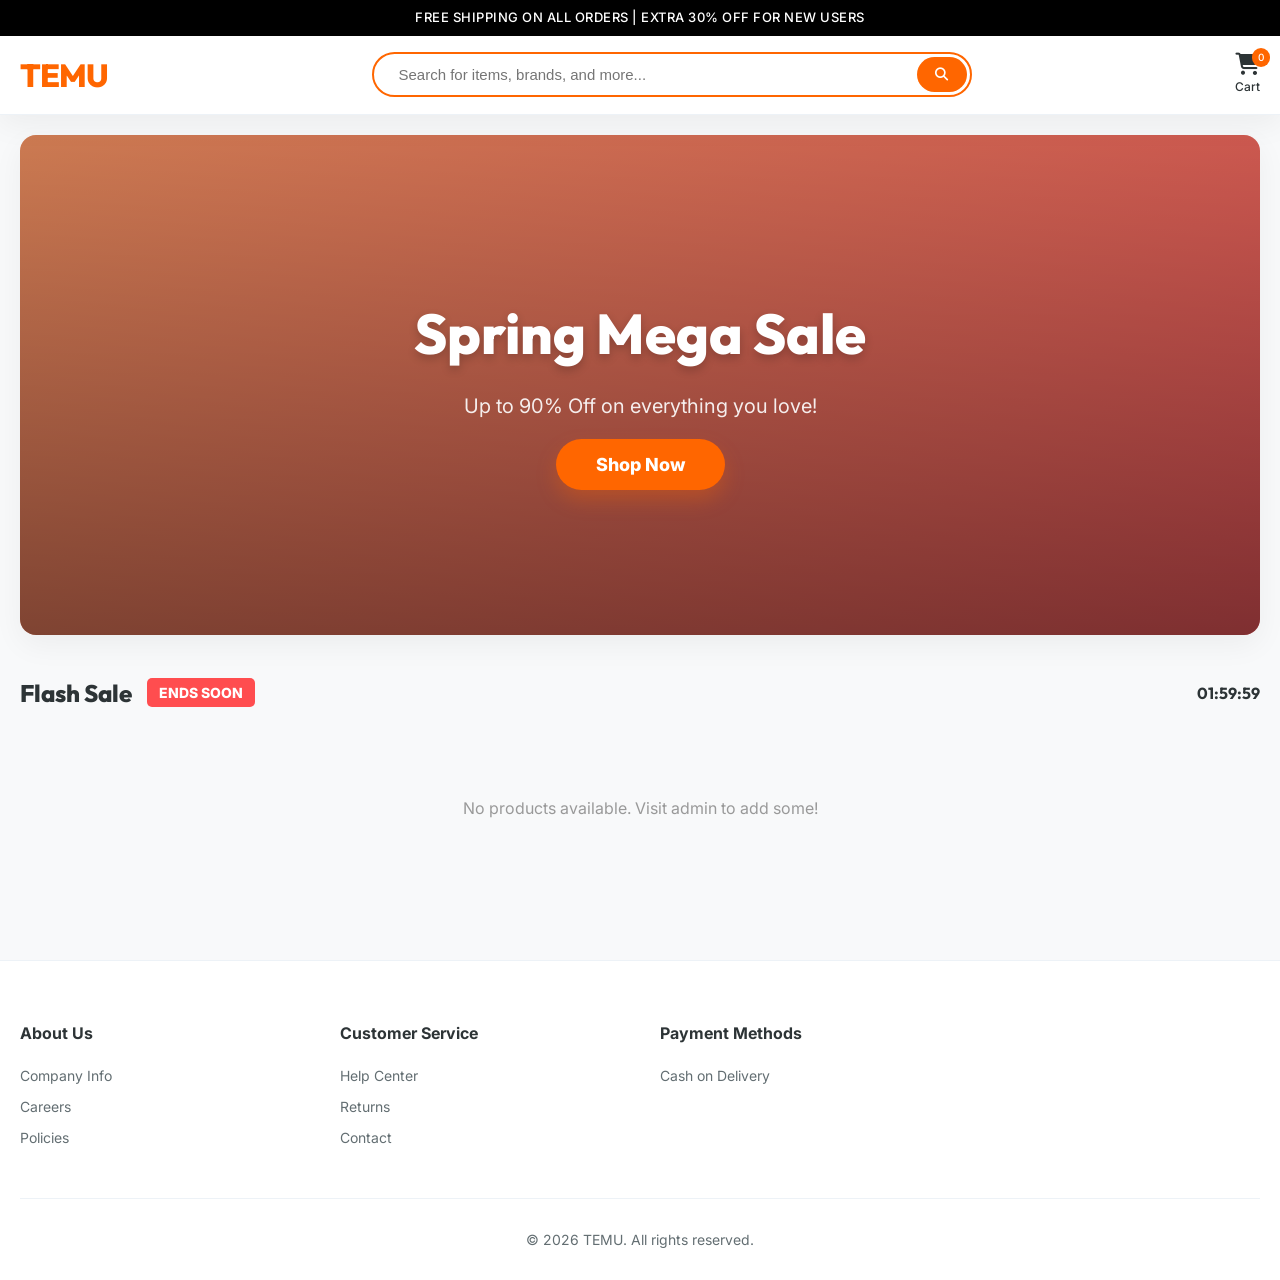
<file: index.html>
<!DOCTYPE html>
<html lang="en">
<head>
    <meta charset="UTF-8">
    <meta name="viewport" content="width=device-width, initial-scale=1.0">
    <title>TEMU | Luxury for Less</title>
    <link rel="stylesheet" href="css/style.css">
    <link rel="stylesheet" href="https://cdnjs.cloudflare.com/ajax/libs/font-awesome/6.4.0/css/all.min.css">
    <link href="https://fonts.googleapis.com/css2?family=Outfit:wght@400;600;800&family=Inter:wght@400;500;700&display=swap" rel="stylesheet">
</head>
<body>
    <div id="announcement-bar" class="announcement-bar"></div>

    <header>
        <div class="container">
            <div class="nav-wrap">
                <a href="index.html" class="logo" id="site-logo">TEMU</a>
                
                <div class="search-container">
                    <input type="text" placeholder="Search for items, brands, and more...">
                    <button class="search-btn"><i class="fa-solid fa-magnifying-glass"></i></button>
                </div>

                <div class="nav-actions">
                    <div class="action-item" style="position: relative;" onclick="location.href='cart.html'">
                        <i class="fa-solid fa-cart-shopping"></i>
                        <span>Cart</span>
                        <span id="cart-count-badge" class="cart-count">0</span>
                    </div>
                </div>
            </div>
        </div>
    </header>

    <main class="container">
        <!-- Hero Section -->
        <section id="hero-section" class="hero">
            <div class="hero-content">
                <h1 id="hero-headline">Spring Mega Sale</h1>
                <p id="hero-subtext">Up to 90% Off on everything you love!</p>
                <a href="#products" id="hero-cta" class="btn-cta">Shop Now</a>
            </div>
        </section>

        <!-- Flash Sale Section -->
        <section id="flash-sale-section" style="margin-top: 40px;">
            <div class="section-header">
                <div style="display: flex; align-items: center;">
                    <h2>Flash Sale</h2>
                    <span class="flash-tag">ENDS SOON</span>
                </div>
                <div id="countdown" style="font-weight: bold; font-family: 'Outfit';">02:45:12</div>
            </div>
            <div id="product-grid" class="product-grid">
                <!-- Products will be injected -->
            </div>
        </section>
    </main>

    <footer>
        <div class="container">
            <div class="footer-grid" id="footer-dynamic-grid">
                <!-- Dynamic Columns -->
            </div>
            <div class="footer-bottom">
                <p id="footer-copyright">© 2026 TEMU. All rights reserved.</p>
            </div>
        </div>
    </footer>

    <script src="js/store.js"></script>
    <script src="js/app.js"></script>
</body>
</html>
</file>
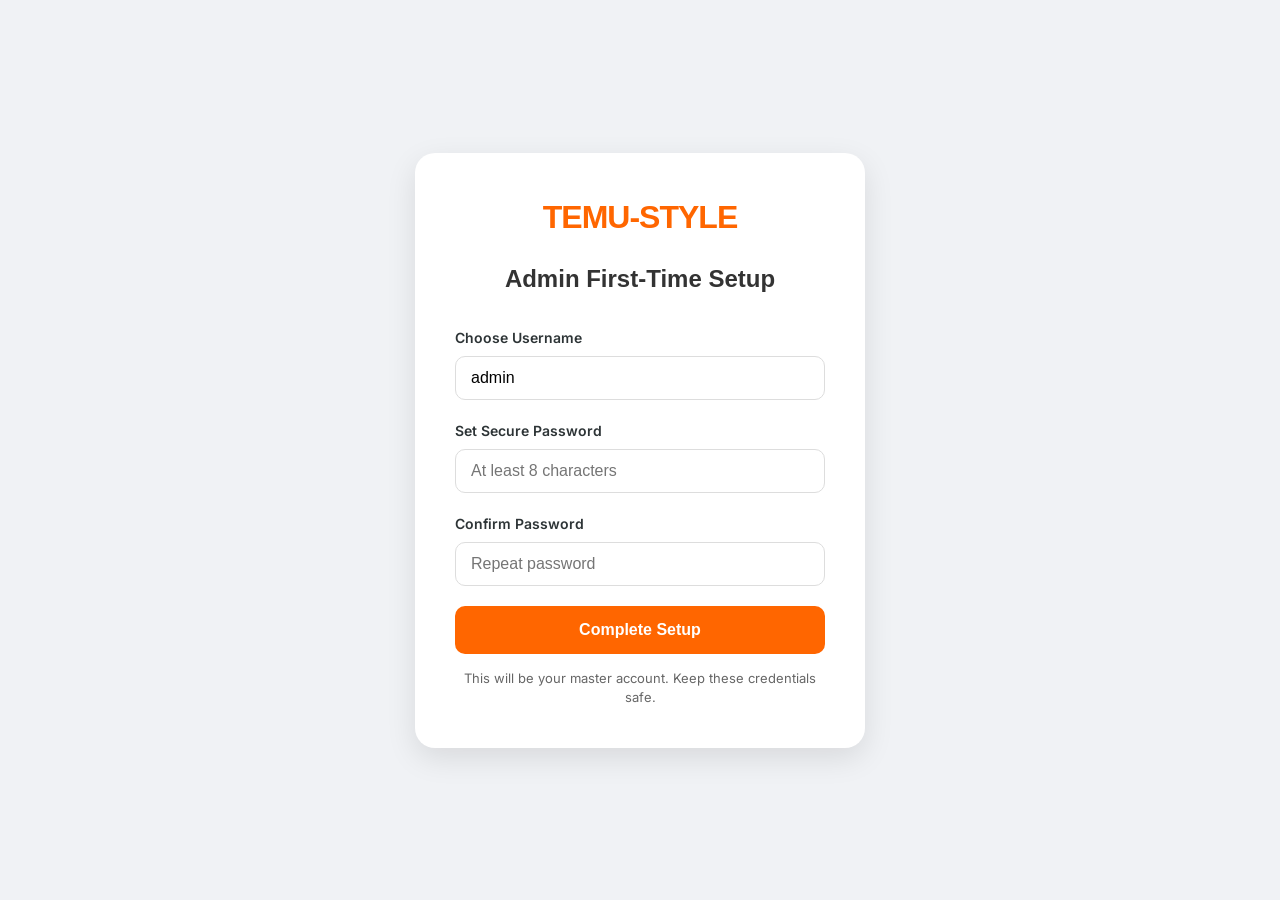
<file: admin-panel-x7k.html>
<!DOCTYPE html>
<html lang="en">
<head>
    <meta charset="UTF-8">
    <meta name="viewport" content="width=device-width, initial-scale=1.0">
    <title>Admin Dashboard | Temu-Style</title>
    <link rel="stylesheet" href="css/style.css">
    <link rel="stylesheet" href="https://cdnjs.cloudflare.com/ajax/libs/font-awesome/6.4.0/css/all.min.css">
    <link href="https://fonts.googleapis.com/css2?family=Outfit:wght@300;400;600;800&family=Inter:wght@400;500;700&display=swap" rel="stylesheet">
    <style>
        :root { --admin-primary: #FF6600; --admin-bg: #f4f7f6; }
        body.admin-body { background: var(--admin-bg); font-family: 'Inter', sans-serif; color: #2d3436; }
        
        #admin-login-screen { display: flex; justify-content: center; align-items: center; height: 100vh; }
        .login-box { background: white; padding: 40px; border-radius: 20px; box-shadow: 0 15px 35px rgba(0,0,0,0.1); width: 100%; max-width: 400px; }

        #admin-dashboard { display: none; grid-template-columns: 260px 1fr; min-height: 100vh; }
        .admin-sidebar { background: #1e272e; color: white; padding: 30px 20px; position: sticky; top: 0; height: 100vh; }
        .admin-sidebar h2 { color: var(--admin-primary); margin-bottom: 40px; font-family: 'Outfit', sans-serif; }
        .sidebar-nav { list-style: none; }
        .sidebar-nav li { margin-bottom: 8px; }
        .sidebar-nav a { display: flex; align-items: center; gap: 12px; padding: 12px 15px; border-radius: 10px; color: #d2dae2; text-decoration: none; transition: 0.3s; cursor: pointer; }
        .sidebar-nav a:hover, .sidebar-nav a.active { background: rgba(255,102,0,0.15); color: var(--admin-primary); }

        .admin-main { padding: 40px; overflow-y: auto; }
        .stats-grid { display: grid; grid-template-columns: repeat(4, 1fr); gap: 20px; margin-bottom: 30px; }
        .stat-card { background: white; padding: 25px; border-radius: 15px; box-shadow: 0 5px 15px rgba(0,0,0,0.05); text-align: center; }
        .stat-card h3 { font-size: 14px; color: #7f8c8d; margin-bottom: 10px; }
        .stat-card .value { font-size: 28px; font-weight: 800; color: #2d3436; }

        .admin-card { background: white; padding: 25px; border-radius: 15px; box-shadow: 0 5px 15px rgba(0,0,0,0.05); margin-bottom: 30px; }
        .admin-header { display: flex; justify-content: space-between; align-items: center; margin-bottom: 30px; }
        
        .admin-table { width: 100%; border-collapse: collapse; background: white; border-radius: 10px; overflow: hidden; }
        .admin-table th { background: #f8f9fa; color: #7f8c8d; font-weight: 600; text-transform: uppercase; font-size: 12px; letter-spacing: 0.5px; }
        .admin-table th, .admin-table td { padding: 18px; text-align: left; border-bottom: 1px solid #eee; }
        
        .control-group { margin-bottom: 20px; }
        .control-group label { display: block; margin-bottom: 8px; font-weight: 600; font-size: 14px; }
        .control-group input, .control-group textarea, .control-group select { width: 100%; padding: 12px; border: 1px solid #ddd; border-radius: 10px; font-family: inherit; font-size: 14px; }

        .btn-save { background: var(--admin-primary); color: white; border: none; padding: 12px 25px; border-radius: 10px; font-weight: 700; cursor: pointer; transition: 0.3s; }
        .btn-save:hover { transform: translateY(-2px); box-shadow: 0 5px 15px rgba(255,102,0,0.3); }

        #product-modal { display: none; position: fixed; inset: 0; background: rgba(0,0,0,0.6); z-index: 2000; justify-content: center; align-items: center; backdrop-filter: blur(4px); }
        .modal-content { background: white; padding: 35px; border-radius: 20px; width: 100%; max-width: 600px; max-height: 90vh; overflow-y: auto; }

        .img-preview-box { width: 60px; height: 60px; border-radius: 8px; border: 2px dashed #ddd; display: flex; align-items: center; justify-content: center; cursor: pointer; overflow: hidden; }
        .img-preview-box img { width: 100%; height: 100%; object-fit: cover; }
    </style>
</head>
<body class="admin-body">

    <!-- Login Screen -->
    <div id="admin-login-screen">
        <div class="login-box">
            <h1 style="color: var(--admin-primary); text-align: center; margin-bottom: 25px; font-family: 'Outfit';">ADMIN DASHBOARD</h1>
            <form id="admin-login-form">
                <div class="control-group">
                    <label>Username</label>
                    <input type="text" id="login-username" required>
                </div>
                <div class="control-group">
                    <label>Password</label>
                    <input type="password" id="login-password" required>
                </div>
                <button type="submit" class="btn-save" style="width: 100%;">Sign In</button>
            </form>
        </div>
    </div>

    <!-- Dashboard -->
    <div id="admin-dashboard">
        <aside class="admin-sidebar">
            <h2>TEMU ADMIN</h2>
            <ul class="sidebar-nav">
                <li><a onclick="switchTab('dashboard')" class="active"><i class="fa-solid fa-chart-pie"></i> Dashboard</a></li>
                <li><a onclick="switchTab('orders')"><i class="fa-solid fa-cart-shopping"></i> Orders History</a></li>
                <li><a onclick="switchTab('products')"><i class="fa-solid fa-box"></i> Products</a></li>
                <li><a onclick="switchTab('settings')"><i class="fa-solid fa-sliders"></i> Store Config</a></li>
                <li><a onclick="logout()" style="margin-top: 40px; color: #ff5e57;"><i class="fa-solid fa-power-off"></i> Logout</a></li>
            </ul>
        </aside>

        <main class="admin-main">
            <!-- Dashboard Tab (Stats) -->
            <div id="tab-dashboard" class="tab-content">
                <h1 style="margin-bottom: 30px;">Overview</h1>
                <div class="stats-grid">
                    <div class="stat-card"><h3>Total Revenue</h3><div class="value" id="stat-revenue">$0</div></div>
                    <div class="stat-card"><h3>Total Orders</h3><div class="value" id="stat-orders">0</div></div>
                    <div class="stat-card"><h3>Total Products</h3><div class="value" id="stat-products">0</div></div>
                    <div class="stat-card"><h3>Conversion Rate</h3><div class="value">4.2%</div></div>
                </div>

                <div class="admin-card">
                    <div class="admin-header"><h3>Recent Orders</h3><a onclick="switchTab('orders')" style="color: var(--admin-primary); cursor: pointer; font-weight: 600;">View All</a></div>
                    <table class="admin-table">
                        <thead><tr><th>ID</th><th>Customer</th><th>Amount</th><th>Status</th></tr></thead>
                        <tbody id="recent-orders-list"></tbody>
                    </table>
                </div>
            </div>

            <!-- Orders Tab -->
            <div id="tab-orders" class="tab-content" style="display: none;">
                <h1 style="margin-bottom: 30px;">Order Management</h1>
                <div class="admin-card">
                    <table class="admin-table" id="orders-excel-table">
                        <thead><tr><th>Order ID</th><th>Date</th><th>Customer</th><th>Details</th><th>Total</th><th>Status</th></tr></thead>
                        <tbody id="full-orders-list"></tbody>
                    </table>
                </div>
            </div>

            <!-- Products Tab -->
            <div id="tab-products" class="tab-content" style="display: none;">
                <div class="admin-header"><h1>Manage Inventory</h1><button class="btn-save" onclick="openProductModal()">+ Add Product</button></div>
                <div class="admin-card">
                    <table class="admin-table">
                        <thead><tr><th>Preview</th><th>Name</th><th>Price</th><th>Sizes</th><th>Actions</th></tr></thead>
                        <tbody id="admin-product-list"></tbody>
                    </table>
                </div>
            </div>

            <!-- Settings Tab -->
            <div id="tab-settings" class="tab-content" style="display: none;">
                <div class="admin-header"><h1>Configuration</h1><button class="btn-save" onclick="saveSettings()">Save Configuration</button></div>
                
                <div style="display: grid; grid-template-columns: 1fr 1fr; gap: 30px;">
                    <div class="admin-card">
                        <h3>Site Identity</h3>
                        <div class="control-group"><label>Website Name</label><input type="text" id="set-site-name"></div>
                        <div class="control-group"><label>Announcement Bar</label><input type="text" id="set-announcement"></div>
                        <div class="control-group"><label>Shipping Info Banner</label><input type="text" id="set-shipping-banner"></div>
                        <div class="control-group" style="display:flex; align-items:center; gap:10px;">
                            <input type="checkbox" id="set-show-timer" style="width:auto;"> 
                            <label style="margin-bottom:0;">Show Flash Sale Timer</label>
                        </div>
                        <div class="control-group"><label>Shipping Cost (DH)</label><input type="number" id="set-shipping-price"></div>
                    </div>

                    <div class="admin-card">
                        <h3>Hero Section</h3>
                        <div class="control-group"><label>Headline</label><input type="text" id="set-hero-headline"></div>
                        <div class="control-group"><label>Subtext</label><textarea id="set-hero-subtext"></textarea></div>
                        <div class="control-group"><label>CTA Label</label><input type="text" id="set-hero-cta"></div>
                        <div class="control-group">
                            <label>Background Type</label>
                            <select id="set-hero-bg-type" onchange="toggleHeroBg()"><option value="gradient">Gradient</option><option value="color">Solid Color</option><option value="image">Custom Image</option></select>
                        </div>
                        <div class="control-group"><label>Background Value (Color/URL/Gradient)</label><input type="text" id="set-hero-bg-value"></div>
                        <div class="control-group"><label>Upload Image Instead</label><input type="file" id="hero-img-upload" accept="image/*" onchange="handleHeroUpload(this)"></div>
                    </div>
                </div>

                <div class="admin-card">
                    <h3>Footer Customization (Columns)</h3>
                    <div id="footer-editor">
                        <!-- Dynamic Columns -->
                    </div>
                    <button class="btn-save" style="background: #27ae60; font-size: 12px;" onclick="addFooterColumn()">+ Add Column</button>
                </div>
                
                <div class="admin-card">
                    <h3>Categories Management</h3>
                    <div id="category-list-admin">
                        <!-- Dynamic Categories -->
                    </div>
                    <button class="btn-save" style="background: #27ae60; font-size: 12px;" onclick="addCategoryAdmin()">+ Add Category</button>
                </div>
            </div>
        </main>
    </div>

    <!-- Product Modal -->
    <div id="product-modal">
        <div class="modal-content">
            <h2 id="modal-title">Product Details</h2>
            <form id="product-form">
                <input type="hidden" id="p-id">
                <div class="control-group"><label>Product Name</label><input type="text" id="p-name" required></div>
                <div class="control-group"><label>Price ($)</label><input type="number" step="0.01" id="p-price" required></div>
                <div class="control-group"><label>Description</label><textarea id="p-desc" style="height: 80px;"></textarea></div>
                <div class="control-group"><label>Available Sizes (Comma separated)</label><input type="text" id="p-sizes" value="S, M, L, XL"></div>
                <div class="control-group">
                    <label>Images</label>
                    <div style="display: flex; gap: 10px; margin-bottom: 10px;" id="p-image-previews"></div>
                    <input type="file" id="p-img-upload" accept="image/*" multiple onchange="handleProductImgUpload(this)">
                    <textarea id="p-images" style="display: none;"></textarea>
                </div>
                <div style="display: flex; gap: 10px; justify-content: flex-end; margin-top: 20px;">
                    <button type="button" class="btn-save" style="background: #ccc;" onclick="closeModal()">Cancel</button>
                    <button type="submit" class="btn-save">Save Product</button>
                </div>
            </form>
        </div>
    </div>

    <script src="js/store.js"></script>
    <script src="js/admin.js"></script>
</body>
</html>
</file>
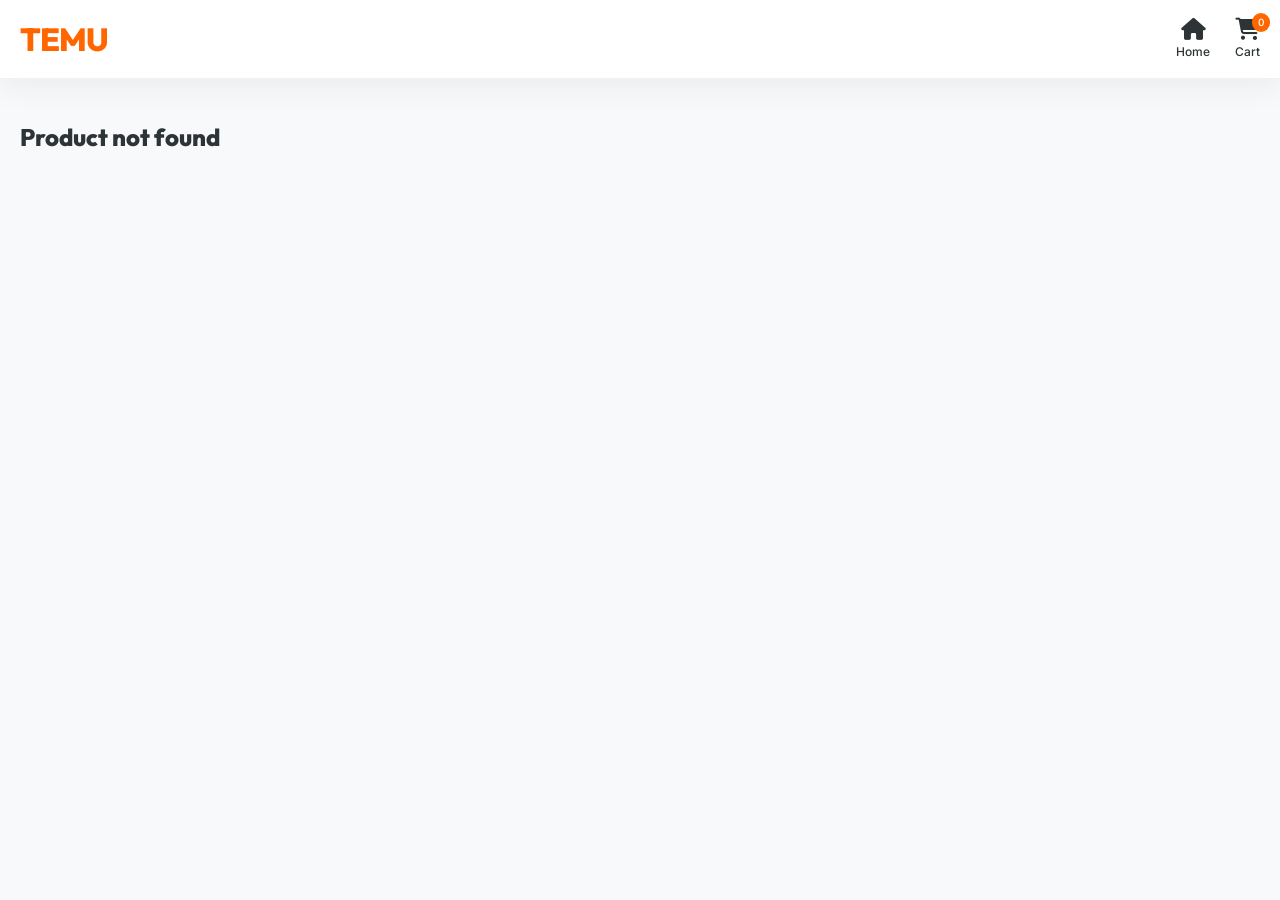
<file: product.html>
<!DOCTYPE html>
<html lang="en">
<head>
    <meta charset="UTF-8">
    <meta name="viewport" content="width=device-width, initial-scale=1.0">
    <title>Product Details | TEMU</title>
    <link rel="stylesheet" href="css/style.css">
    <link rel="stylesheet" href="https://cdnjs.cloudflare.com/ajax/libs/font-awesome/6.4.0/css/all.min.css">
    <link href="https://fonts.googleapis.com/css2?family=Outfit:wght@400;600;800&family=Inter:wght@400;500;700&display=swap" rel="stylesheet">
</head>
<body>
    <header>
        <div class="container">
            <div class="nav-wrap">
                <a href="index.html" class="logo" id="site-logo">TEMU</a>
                <div class="nav-actions">
                    <div class="action-item" onclick="location.href='index.html'">
                        <i class="fa-solid fa-house"></i>
                        <span>Home</span>
                    </div>
                    <div class="action-item" style="position: relative;" onclick="location.href='cart.html'">
                        <i class="fa-solid fa-cart-shopping"></i>
                        <span>Cart</span>
                        <span id="cart-count-badge" class="cart-count">0</span>
                    </div>
                </div>
            </div>
        </div>
    </header>

    <main class="container">
        <div id="product-detail-container" class="detail-grid">
            <div class="detail-left">
                <div id="slideshow" class="slideshow-container" style="background:#fff; border:1px solid #eee;"></div>
                <div id="slide-dots" class="slide-dots"></div>
            </div>

            <div class="detail-info">
                <h1 id="p-detail-name"></h1>
                <div id="p-badges" style="margin: 10px 0 20px; display: flex; gap: 10px;">
                    <span style="background:#f6f6f6; padding:4px 8px; border-radius:4px; font-size:12px; font-weight:600;">Verified Quality</span>
                    <span style="background:#f6f6f6; padding:4px 8px; border-radius:4px; font-size:12px; font-weight:600;">Fast Delivery</span>
                </div>
                
                <div class="detail-price">
                    $<span id="p-detail-price"></span>
                    <span class="price-old" style="font-size: 20px;"></span>
                </div>

                <div style="margin-bottom: 25px;">
                    <label style="font-weight: 600; display: block; margin-bottom: 12px;">Select Size:</label>
                    <div id="size-selector" class="size-selector"></div>
                </div>

                <p id="p-detail-desc" style="color: var(--text-muted); line-height: 1.8; margin-bottom: 30px;"></p>

                <div style="display: flex; gap: 15px;">
                    <button class="whatsapp-btn" onclick="orderWhatsApp()">
                        <i class="fa-brands fa-whatsapp"></i> Order via WhatsApp
                    </button>
                    <button class="btn-cta" style="flex: 0.5; padding: 15px;" onclick="addToCart()">
                        Add to Cart
                    </button>
                </div>

                <div id="shipping-banner-box" style="margin-top: 30px; padding: 20px; background: #fffbe6; border-radius: 12px; border: 1px solid #ffe58f;">
                    <i class="fa-solid fa-truck-fast"></i> <strong id="shipping-text">Free Shipping</strong>
                </div>
            </div>
        </div>
    </main>

    <script src="js/store.js"></script>
    <script>
        const urlParams = new URLSearchParams(window.location.search);
        const productId = urlParams.get('id');
        let selectedSize = null;
        let currentProduct = null;

        document.addEventListener('DOMContentLoaded', () => {
            const config = Store.getConfig();
            document.getElementById('site-logo').innerText = config.siteName;
            document.getElementById('shipping-text').innerText = config.shippingBanner || 'Free Shipping on all orders today!';
            document.documentElement.style.setProperty('--primary', config.theme.primaryColor);
            
            currentProduct = Store.getProductById(productId);
            if (!currentProduct) {
                document.getElementById('product-detail-container').innerHTML = '<h2>Product not found</h2>';
                return;
            }

            document.getElementById('p-detail-name').innerText = currentProduct.name;
            document.getElementById('p-detail-price').innerText = currentProduct.price;
            document.querySelector('.price-old').innerText = `${(currentProduct.price * 1.4).toFixed(2)} DH`;
            document.getElementById('p-detail-desc').innerText = currentProduct.description;

            const slideshow = document.getElementById('slideshow');
            slideshow.innerHTML = currentProduct.images.map((img, i) => `
                <img src="${img}" style="width:100%; height:100%; object-fit:cover; display:${i === 0 ? 'block' : 'none'}" data-index="${i}">
            `).join('');

            const dots = document.getElementById('slide-dots');
            dots.innerHTML = currentProduct.images.map((_, i) => `
                <div class="dot ${i === 0 ? 'active' : ''}" onclick="goToSlide(${i})" style="width:8px; height:8px; background:#ddd; border-radius:50%; cursor:pointer;"></div>
            `).join('');

            const sizeSelector = document.getElementById('size-selector');
            sizeSelector.innerHTML = currentProduct.sizes.map(size => `
                <div class="size-btn" onclick="selectSize(this, '${size}')">${size}</div>
            `).join('');

            updateCartBadge();
        });

        function goToSlide(index) {
            document.querySelectorAll('#slideshow img').forEach(img => img.style.display = 'none');
            document.querySelectorAll('.dot').forEach(dot => dot.classList.remove('active'));
            document.querySelector(`#slideshow img[data-index="${index}"]`).style.display = 'block';
            document.querySelectorAll('.dot')[index].classList.add('active');
        }

        function selectSize(btn, size) {
            document.querySelectorAll('.size-btn').forEach(b => b.classList.remove('active'));
            btn.classList.add('active');
            selectedSize = size;
        }

        function updateCartBadge() {
            const cart = Store.getCart();
            const count = cart.reduce((acc, item) => acc + item.quantity, 0);
            document.getElementById('cart-count-badge').innerText = count;
        }

        function addToCart() {
            if (!selectedSize && currentProduct.sizes.length > 0) { alert('Please select a size!'); return; }
            Store.addToCart(currentProduct, selectedSize);
            alert('Added to cart!');
            updateCartBadge();
        }

        function orderWhatsApp() {
            if (!selectedSize && currentProduct.sizes.length > 0) { alert('Please select a size!'); return; }
            
            // Save to LocalStorage first (Backup)
            Store.addOrder({
                customer: { name: 'Direct WhatsApp', phone: 'N/A' },
                details: `${currentProduct.name} (Size: ${selectedSize || 'N/A'})`,
                total: `${currentProduct.price} DH`
            });

            const phone = '+212776165813';
            const message = `Hello, I want to order:\n\n*Product:* ${currentProduct.name}\n*Price:* ${currentProduct.price} DH\n*Size:* ${selectedSize || 'N/A'}\n\nThank you!`;
            window.open(`https://wa.me/${phone}?text=${encodeURIComponent(message)}`, '_blank');
        }
    </script>
</body>
</html>
</file>
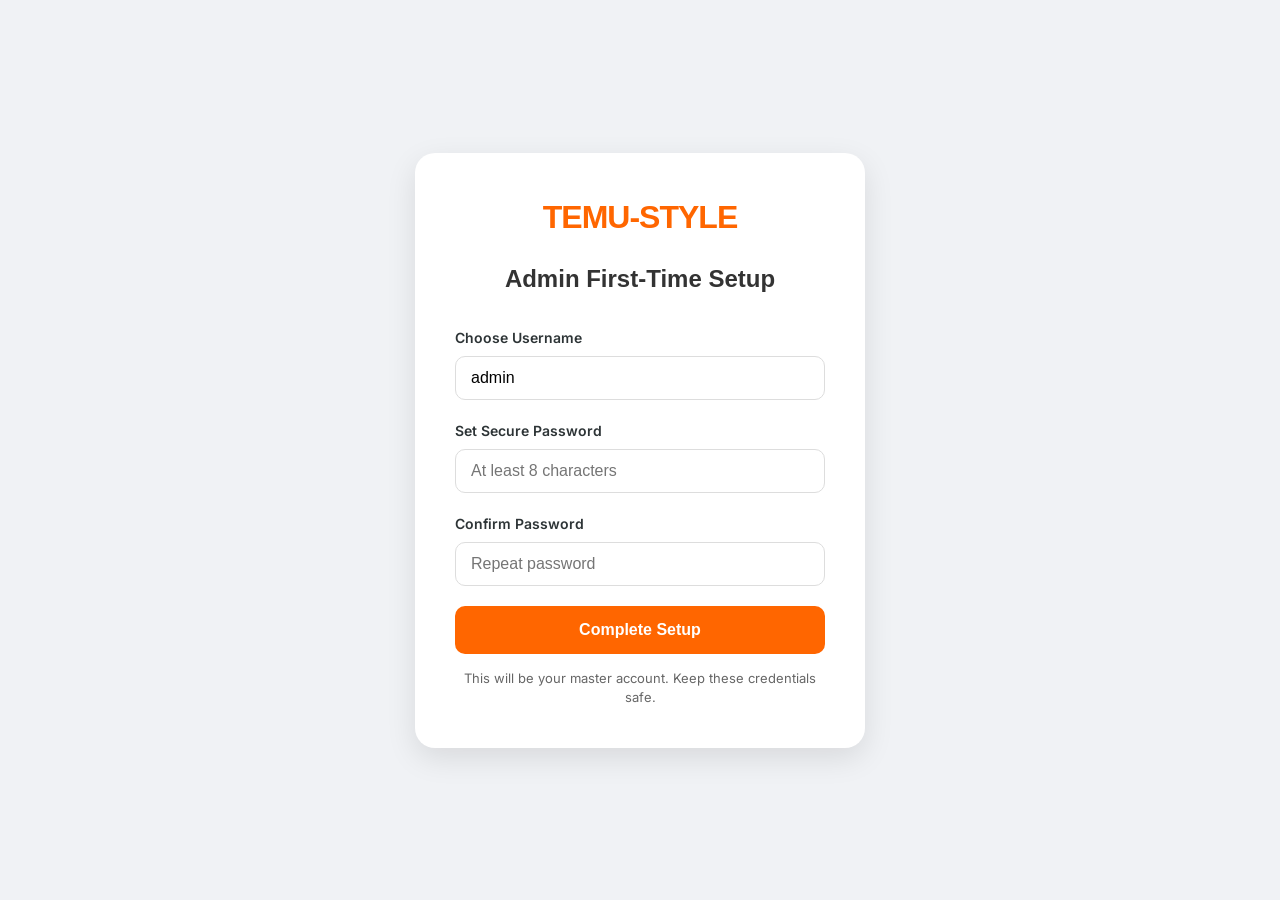
<file: setup.html>
<!DOCTYPE html>
<html lang="en">
<head>
    <meta charset="UTF-8">
    <meta name="viewport" content="width=device-width, initial-scale=1.0">
    <title>Admin Setup | Temu-Style</title>
    <link rel="stylesheet" href="css/style.css">
    <link href="https://fonts.googleapis.com/css2?family=Inter:wght@400;600;800&display=swap" rel="stylesheet">
    <style>
        body {
            background: #f0f2f5;
            display: flex;
            justify-content: center;
            align-items: center;
            height: 100vh;
            margin: 0;
            font-family: 'Inter', sans-serif;
        }
        .setup-card {
            background: white;
            padding: 40px;
            border-radius: 20px;
            box-shadow: 0 10px 30px rgba(0,0,0,0.1);
            width: 100%;
            max-width: 450px;
        }
        .logo {
            text-align: center;
            font-size: 32px;
            font-weight: 800;
            color: #FF6600;
            margin-bottom: 20px;
        }
        h2 {
            text-align: center;
            margin-bottom: 30px;
            color: #333;
        }
        .form-group {
            margin-bottom: 20px;
        }
        label {
            display: block;
            margin-bottom: 8px;
            font-weight: 600;
            font-size: 14px;
        }
        input {
            width: 100%;
            padding: 12px 15px;
            border: 1px solid #ddd;
            border-radius: 10px;
            font-size: 16px;
            outline: none;
            transition: 0.3s;
        }
        input:focus {
            border-color: #FF6600;
        }
        .setup-btn {
            width: 100%;
            padding: 15px;
            background: #FF6600;
            color: white;
            border: none;
            border-radius: 10px;
            font-weight: bold;
            font-size: 16px;
            cursor: pointer;
            transition: 0.3s;
        }
        .setup-btn:hover {
            background: #e65c00;
        }
        .info-text {
            font-size: 13px;
            color: #666;
            margin-top: 15px;
            text-align: center;
        }
    </style>
</head>
<body>
    <div class="setup-card">
        <div class="logo">TEMU-STYLE</div>
        <h2>Admin First-Time Setup</h2>
        <form id="setup-form">
            <div class="form-group">
                <label>Choose Username</label>
                <input type="text" id="username" value="admin" required>
            </div>
            <div class="form-group">
                <label>Set Secure Password</label>
                <input type="password" id="password" placeholder="At least 8 characters" minlength="8" required>
            </div>
            <div class="form-group">
                <label>Confirm Password</label>
                <input type="password" id="confirm-password" placeholder="Repeat password" required>
            </div>
            <button type="submit" class="setup-btn">Complete Setup</button>
        </form>
        <p class="info-text">This will be your master account. Keep these credentials safe.</p>
    </div>

    <script src="js/store.js"></script>
    <script>
        // Check if already setup
        const config = Store.getConfig();
        if (config.admin.isSetup) {
            window.location.href = 'admin-panel-x7k.html';
        }

        document.getElementById('setup-form').addEventListener('submit', (e) => {
            e.preventDefault();
            const user = document.getElementById('username').value;
            const pass = document.getElementById('password').value;
            const confirm = document.getElementById('confirm-password').value;

            if (pass !== confirm) {
                alert("Passwords don't match!");
                return;
            }

            Store.setupAdmin(user, pass);
            alert("Setup complete! Redirecting to login...");
            window.location.href = 'admin-panel-x7k.html';
        });
    </script>
</body>
</html>
</file>
<file: css/style.css>
/* Global Design System */
:root {
    --primary: #FF6600;
    --primary-hover: #e65c00;
    --secondary: #000000;
    --text: #2d3436;
    --text-muted: #636e72;
    --bg: #f8f9fa;
    --card-bg: #ffffff;
    --white: #ffffff;
    --border: #edf2f7;
    --shadow: 0 10px 30px rgba(0,0,0,0.05);
    --shadow-hover: 0 20px 40px rgba(0,0,0,0.1);
    --transition: all 0.4s cubic-bezier(0.165, 0.84, 0.44, 1);
    --container: 1280px;
    --radius: 16px;
    --radius-sm: 8px;
}

[data-theme="dark"] {
    --bg: #121212;
    --card-bg: #1e1e1e;
    --text: #e0e0e0;
    --text-muted: #a0a0a0;
    --border: #333333;
}

* {
    margin: 0;
    padding: 0;
    box-sizing: border-box;
}

body {
    font-family: 'Inter', -apple-system, BlinkMacSystemFont, sans-serif;
    background-color: var(--bg);
    color: var(--text);
    line-height: 1.5;
    overflow-x: hidden;
}

h1, h2, h3, .logo {
    font-family: 'Outfit', sans-serif;
    font-weight: 800;
}

a {
    text-decoration: none;
    color: inherit;
}

.container {
    max-width: var(--container);
    margin: 0 auto;
    padding: 0 20px;
}

/* Header & Nav */
.announcement-bar {
    background: var(--secondary);
    color: var(--white);
    text-align: center;
    padding: 8px 0;
    font-size: 13px;
    font-weight: 500;
    letter-spacing: 0.5px;
}

header {
    background: var(--card-bg);
    padding: 15px 0;
    position: sticky;
    top: 0;
    z-index: 1000;
    box-shadow: var(--shadow);
    border-bottom: 1px solid var(--border);
}

.nav-wrap {
    display: flex;
    justify-content: space-between;
    align-items: center;
    gap: 30px;
}

.logo {
    font-size: 32px;
    color: var(--primary);
    letter-spacing: -1px;
}

.search-container {
    flex: 1;
    max-width: 600px;
    position: relative;
}

.search-container input {
    width: 100%;
    padding: 12px 25px;
    padding-right: 60px;
    border: 2px solid var(--primary);
    border-radius: 30px;
    outline: none;
    font-size: 15px;
}

.search-btn {
    position: absolute;
    right: 5px;
    top: 5px;
    bottom: 5px;
    background: var(--primary);
    color: var(--white);
    border: none;
    width: 50px;
    border-radius: 25px;
    cursor: pointer;
    transition: var(--transition);
}

.nav-actions {
    display: flex;
    gap: 25px;
}

.action-item {
    display: flex;
    flex-direction: column;
    align-items: center;
    font-size: 12px;
    font-weight: 500;
    cursor: pointer;
    transition: var(--transition);
}

.action-item:hover {
    color: var(--primary);
}

.action-item i {
    font-size: 22px;
    margin-bottom: 3px;
}

.cart-count {
    background: var(--primary);
    color: white;
    font-size: 10px;
    padding: 2px 6px;
    border-radius: 10px;
    position: absolute;
    top: -5px;
    right: -10px;
}

/* Hero Section */
.hero {
    margin: 20px 0;
    border-radius: var(--radius);
    padding: 100px 60px;
    display: flex;
    align-items: center;
    justify-content: center;
    text-align: center;
    color: var(--white);
    background-size: cover;
    background-position: center;
    min-height: 500px;
    position: relative;
    overflow: hidden;
    box-shadow: var(--shadow);
}

.hero::after {
    content: '';
    position: absolute;
    inset: 0;
    background: linear-gradient(rgba(0,0,0,0.2), rgba(0,0,0,0.5));
    z-index: 1;
}

.hero-content {
    position: relative;
    z-index: 2;
    max-width: 800px;
}

.hero-content h1 {
    font-size: 56px;
    margin-bottom: 15px;
    text-shadow: 0 4px 10px rgba(0,0,0,0.2);
}

.hero-content p {
    font-size: 20px;
    margin-bottom: 30px;
    opacity: 0.9;
}

.btn-cta {
    background: var(--primary);
    color: white;
    padding: 15px 40px;
    border-radius: 40px;
    font-weight: 800;
    font-size: 18px;
    box-shadow: 0 10px 20px rgba(255,102,0,0.3);
    transition: var(--transition);
}

.btn-cta:hover {
    transform: translateY(-3px);
    box-shadow: 0 15px 30px rgba(255,102,0,0.4);
}

/* Flash Sale & Product Grid */
.section-header {
    display: flex;
    justify-content: space-between;
    align-items: center;
    margin: 40px 0 25px;
}

.flash-tag {
    background: #ff4d4f;
    color: white;
    padding: 4px 12px;
    border-radius: 5px;
    font-size: 14px;
    font-weight: 800;
    margin-left: 15px;
}

.product-grid {
    display: grid;
    grid-template-columns: repeat(auto-fill, minmax(220px, 1fr));
    gap: 20px;
}

.product-card {
    background: var(--card-bg);
    border-radius: var(--radius);
    overflow: hidden;
    transition: var(--transition);
    border: 1px solid var(--border);
    cursor: pointer;
    position: relative;
}

.product-card:hover {
    transform: translateY(-10px);
    box-shadow: var(--shadow-hover);
    border-color: var(--primary);
}

.product-card::before {
    content: '';
    position: absolute;
    top: 0; left: 0; width: 100%; height: 100%;
    background: rgba(255,102,0,0.03);
    opacity: 0;
    transition: var(--transition);
}

.product-card:hover::before {
    opacity: 1;
}

.product-card img {
    width: 100%;
    aspect-ratio: 1;
    object-fit: cover;
}

.product-info {
    padding: 15px;
}

.product-name {
    font-size: 14px;
    font-weight: 500;
    margin-bottom: 10px;
    display: -webkit-box;
    -webkit-line-clamp: 2;
    -webkit-box-orient: vertical;
    overflow: hidden;
}

.product-price {
    color: var(--primary);
    font-size: 20px;
    font-weight: 800;
    margin-bottom: 10px;
}

.price-old {
    text-decoration: line-through;
    color: var(--text-muted);
    font-size: 14px;
    margin-left: 5px;
}

.product-footer {
    display: flex;
    justify-content: space-between;
    align-items: center;
    font-size: 12px;
    color: var(--text-muted);
}

/* Product Detail Page */
.detail-grid {
    display: grid;
    grid-template-columns: 1fr 1fr;
    gap: 50px;
    margin: 40px 0;
}

.slideshow-container {
    background: white;
    border-radius: 20px;
    overflow: hidden;
    aspect-ratio: 1;
}

.slideshow-container img {
    width: 100%;
    height: 100%;
    object-fit: cover;
}

.detail-info h1 {
    font-size: 32px;
    margin-bottom: 15px;
}

.detail-price {
    font-size: 36px;
    color: var(--primary);
    font-weight: 800;
    margin: 20px 0;
}

.size-selector {
    display: flex;
    gap: 10px;
    margin-bottom: 30px;
}

.size-btn {
    padding: 10px 20px;
    border: 1px solid var(--border);
    border-radius: 8px;
    cursor: pointer;
    font-weight: 600;
    transition: var(--transition);
}

.size-btn.active {
    border-color: var(--primary);
    background: rgba(255,102,0,0.05);
    color: var(--primary);
}

.whatsapp-btn {
    display: flex;
    align-items: center;
    justify-content: center;
    gap: 10px;
    background: #25d366;
    color: white;
    width: 100%;
    padding: 18px;
    border-radius: 15px;
    font-size: 18px;
    font-weight: 800;
    cursor: pointer;
}

/* Footer */
footer {
    background: var(--card-bg);
    padding: 60px 0 30px;
    margin-top: 80px;
    border-top: 1px solid var(--border);
}

.footer-grid {
    display: grid;
    grid-template-columns: repeat(4, 1fr);
    gap: 40px;
    margin-bottom: 40px;
}

.footer-col h4 {
    margin-bottom: 20px;
    font-size: 16px;
}

.footer-col ul li {
    list-style: none;
    margin-bottom: 10px;
    color: var(--text-muted);
    font-size: 14px;
}

.footer-bottom {
    text-align: center;
    padding-top: 30px;
    border-top: 1px solid var(--border);
    color: var(--text-muted);
    font-size: 14px;
}

/* Responsive */
@media (max-width: 992px) {
    .detail-grid { grid-template-columns: 1fr; }
    .hero-content h1 { font-size: 40px; }
}

@media (max-width: 768px) {
    .nav-wrap { flex-wrap: wrap; }
    .search-container { order: 3; max-width: 100%; }
    .footer-grid { grid-template-columns: 1fr 1fr; }
}
</file>
